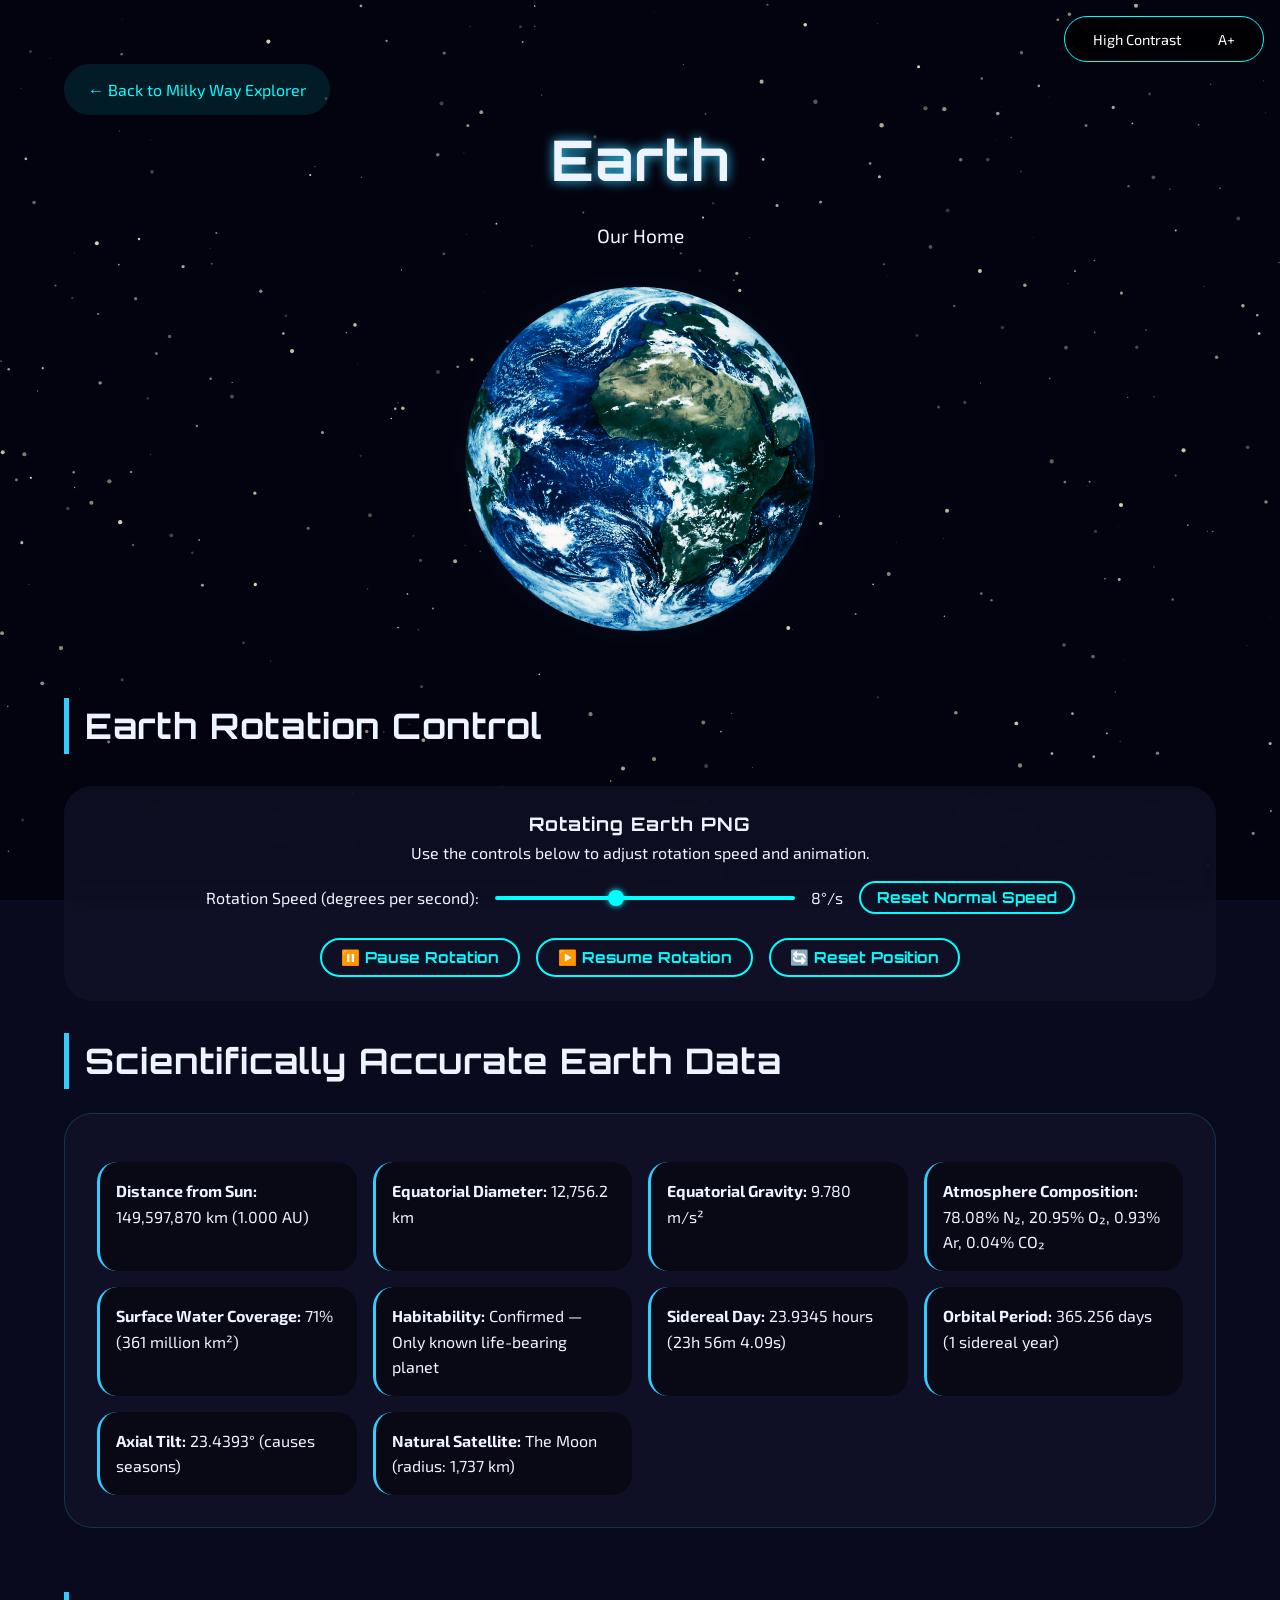
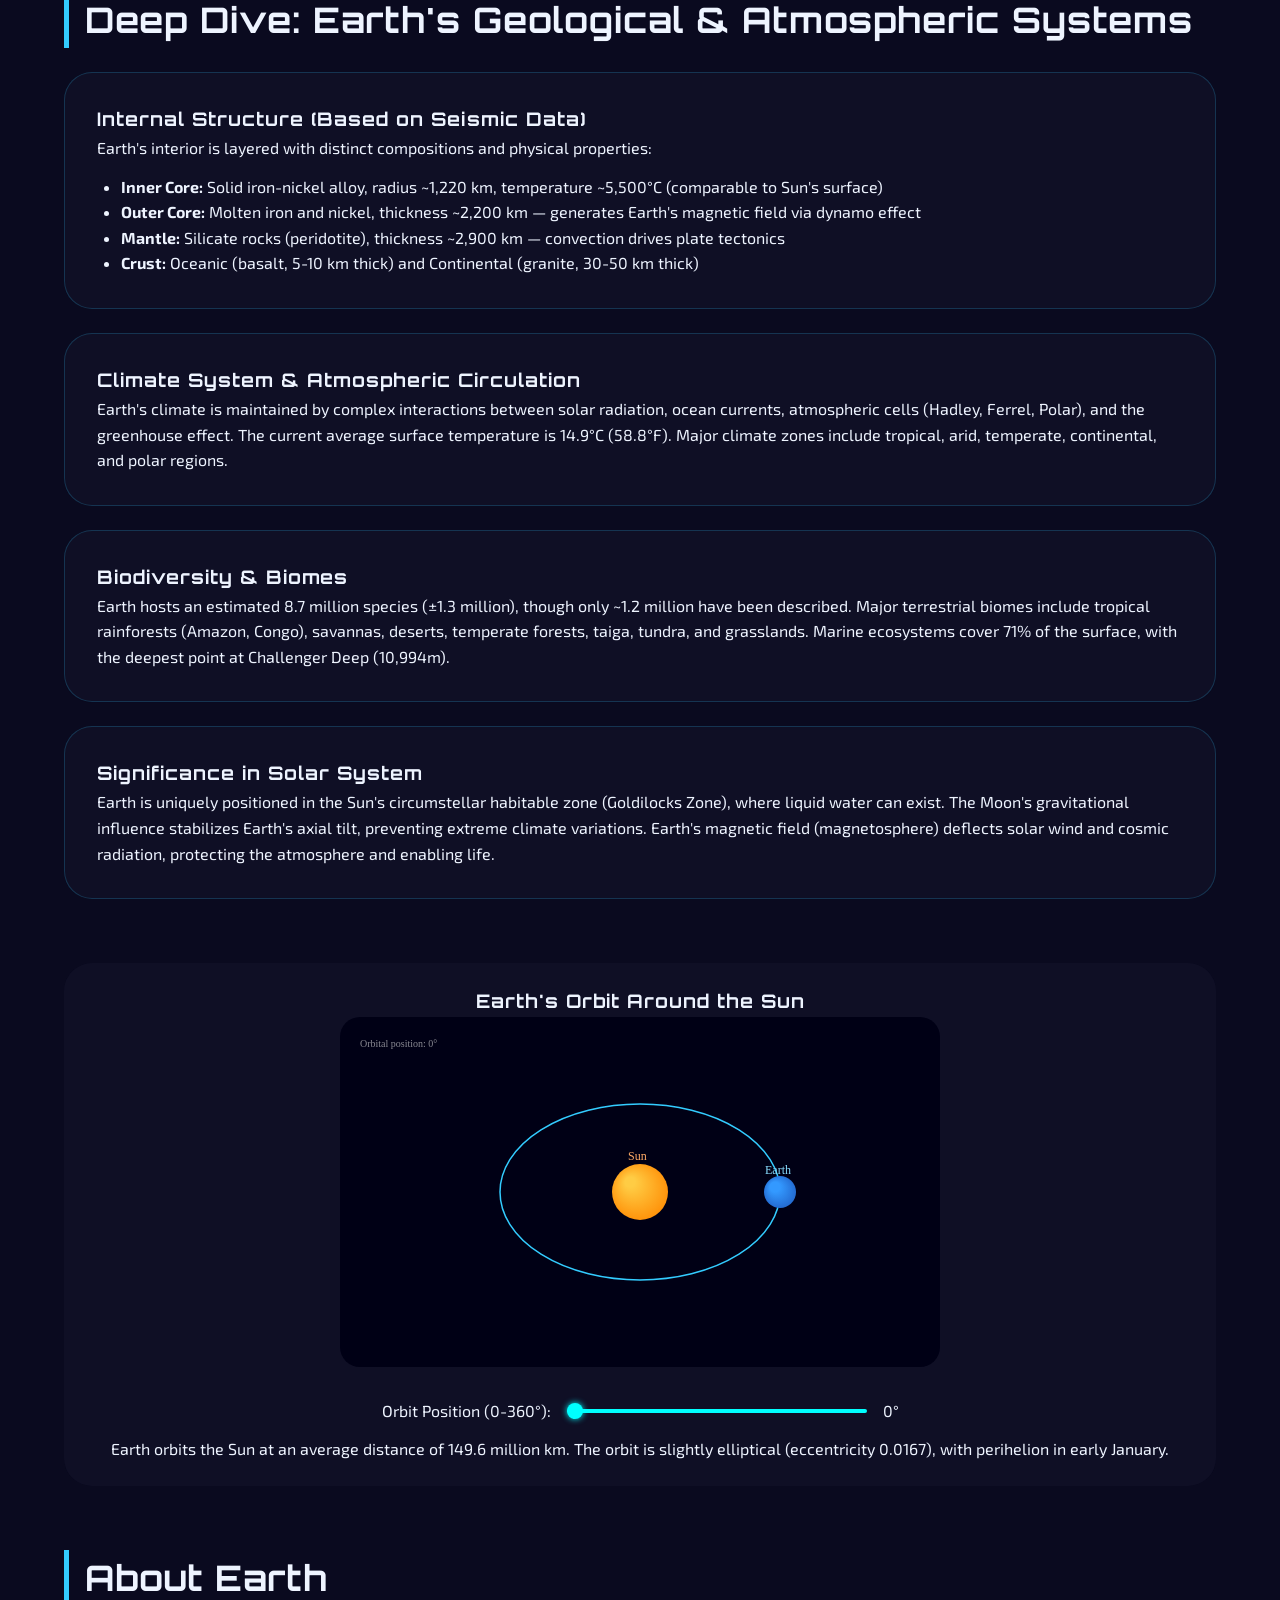
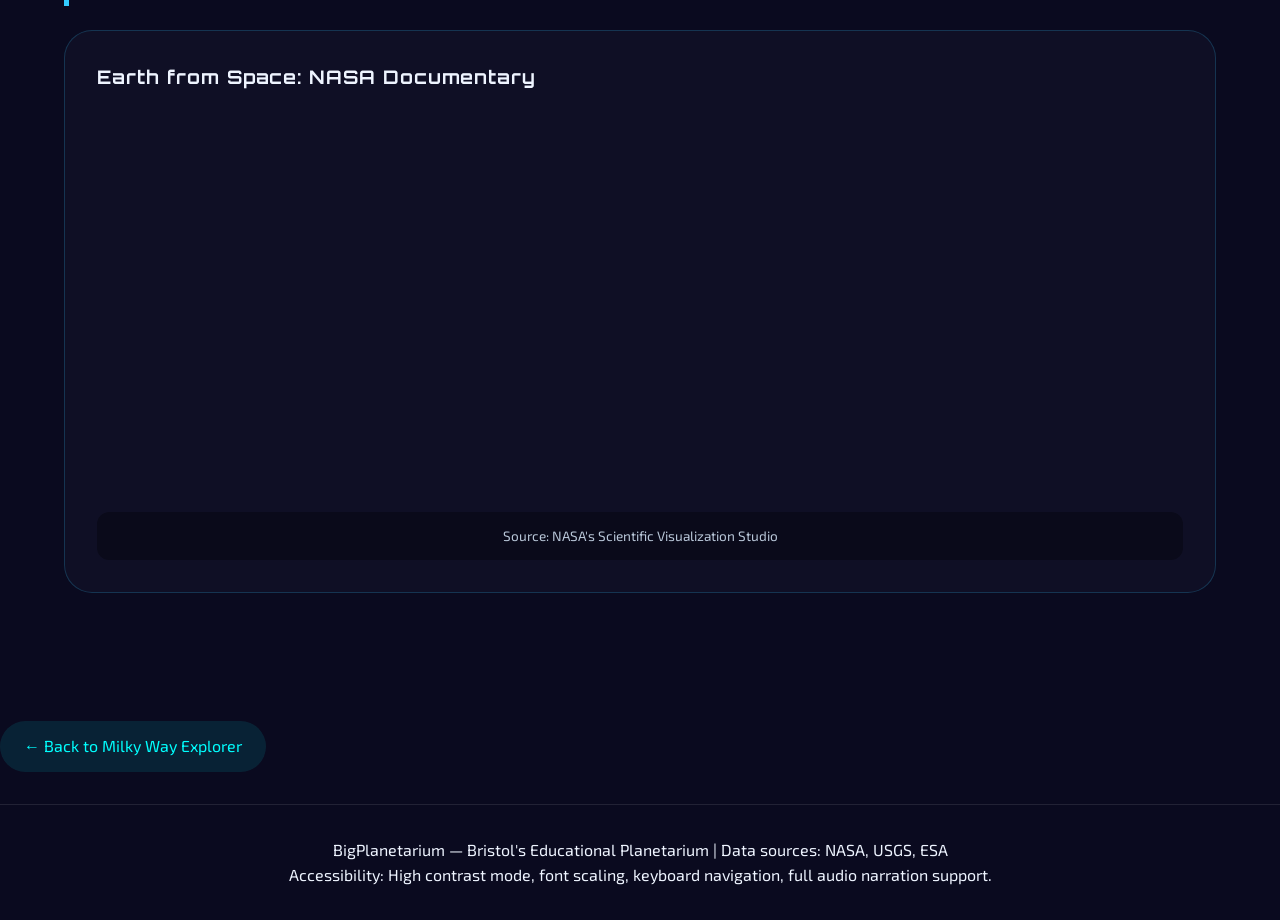
<file: earth.html>
<!DOCTYPE html>
<html lang="en">
<head>
  <meta charset="UTF-8">
  <meta name="viewport" content="width=device-width, initial-scale=1.0, user-scalable=yes">
  <title>BigPlanetarium | Earth - Our World</title>
  <meta name="description" content="Detailed exploration of Planet Earth: structure, climate, habitability, and interactive simulations from BigPlanetarium.">
  <link href="https://fonts.googleapis.com/css2?family=Orbitron:wght@400;500;600;700;800;900&family=Exo+2:ital,wght@0,300;0,400;0,500;0,600;0,700;1,400&display=swap" rel="stylesheet">
  <link rel="stylesheet" href="CSS/earth.css">
</head>
<body>

<canvas id="galaxy-canvas"></canvas>

<div class="access-toolbar" aria-label="Accessibility controls">
  <button id="highContrastBtn" aria-label="High contrast mode">High Contrast</button>
  <button id="fontSizeBtn" aria-label="Increase font size">A+</button>
</div>

<div class="container">
  <!-- Header Section of the Earth Page -->
  <section id="header">
     <a href="index.html" class="back-link">← Back to Milky Way Explorer</a>
    <h1>Earth</h1>
    <p style="text-align: center; font-size: 1.2rem; margin-bottom: 1rem;">Our Home</p>
    
    <!-- for the earth image and to make sure it rotates -->
    <div class="earth-canvas-container">
      <div class="earth-rotation-wrapper">
        <img id="earthImage" src="Images/earth.png" alt="Planet Earth - High resolution image" class="rotating-earth">
        <div class="earth-glow"></div>
      </div>
    </div>
    <section></section>
  </section>
  <!-- Rotation Simulation Controls for the contnious rotation of the image earth -->
  <section id="simulation">
    <h2>Earth Rotation Control</h2>
    
    <div class="simulation-box">
      <h3>Rotating Earth PNG</h3>
      <p>Use the controls below to adjust rotation speed and animation.</p>
      
      <div class="speed-control">
        <label for="rotationSpeed">Rotation Speed (degrees per second):</label>
        <input type="range" id="rotationSpeed" min="0" max="20" step="0.5" value="8">
        <span id="speedValue">8°/s</span>
        <button id="resetSpeed" class="btn" style="padding: 0.3rem 1rem;">Reset Normal Speed</button>
      </div>
      
      <div class="slider-control">
        <button id="pauseRotationBtn" class="btn" style="padding: 0.5rem 1.2rem;">⏸️ Pause Rotation</button>
        <button id="resumeRotationBtn" class="btn" style="padding: 0.5rem 1.2rem;">▶️ Resume Rotation</button>
        <button id="resetRotationBtn" class="btn" style="padding: 0.5rem 1.2rem;">🔄 Reset Position</button>
      </div>
    </div>
  <!-- Planet Overview -->
  <section id="overview">
    <h2>Scientifically Accurate Earth Data</h2>
    <div class="info-card">
      <div class="facts-grid">
        <div class="fact-item"><strong>Distance from Sun:</strong> 149,597,870 km (1.000 AU)</div>
        <div class="fact-item"><strong>Equatorial Diameter:</strong> 12,756.2 km</div>
        <div class="fact-item"><strong>Equatorial Gravity:</strong> 9.780 m/s²</div>
        <div class="fact-item"><strong>Atmosphere Composition:</strong> 78.08% N₂, 20.95% O₂, 0.93% Ar, 0.04% CO₂</div>
        <div class="fact-item"><strong>Surface Water Coverage:</strong> 71% (361 million km²)</div>
        <div class="fact-item"><strong>Habitability:</strong> Confirmed — Only known life-bearing planet</div>
        <div class="fact-item"><strong>Sidereal Day:</strong> 23.9345 hours (23h 56m 4.09s)</div>
        <div class="fact-item"><strong>Orbital Period:</strong> 365.256 days (1 sidereal year)</div>
        <div class="fact-item"><strong>Axial Tilt:</strong> 23.4393° (causes seasons)</div>
        <div class="fact-item"><strong>Natural Satellite:</strong> The Moon (radius: 1,737 km)</div>
      </div>
    </div>
  </section>

  <!-- Deep Dive Sections -->
  <section id="deepdive">
    <h2>Deep Dive: Earth's Geological & Atmospheric Systems</h2>
    
    <div class="info-card">
      <h3>Internal Structure (Based on Seismic Data)</h3>
      <p>Earth's interior is layered with distinct compositions and physical properties:</p>
      <ul style="margin-top: 0.8rem; margin-left: 1.5rem;">
        <li><strong>Inner Core:</strong> Solid iron-nickel alloy, radius ~1,220 km, temperature ~5,500°C (comparable to Sun's surface)</li>
        <li><strong>Outer Core:</strong> Molten iron and nickel, thickness ~2,200 km — generates Earth's magnetic field via dynamo effect</li>
        <li><strong>Mantle:</strong> Silicate rocks (peridotite), thickness ~2,900 km — convection drives plate tectonics</li>
        <li><strong>Crust:</strong> Oceanic (basalt, 5-10 km thick) and Continental (granite, 30-50 km thick)</li>
      </ul>
    </div>

    <div class="info-card">
      <h3>Climate System & Atmospheric Circulation</h3>
      <p>Earth's climate is maintained by complex interactions between solar radiation, ocean currents, 
        atmospheric cells (Hadley, Ferrel, Polar), and the greenhouse effect. The current average surface temperature is 14.9°C (58.8°F). 
        Major climate zones include tropical, arid, temperate, continental, and polar regions.</p>
    </div>

    <div class="info-card">
      <h3>Biodiversity & Biomes</h3>
      <p>Earth hosts an estimated 8.7 million species (±1.3 million), though only ~1.2 million have been described. 
        Major terrestrial biomes include tropical rainforests (Amazon, Congo), savannas, deserts, temperate forests, taiga, 
        tundra, and grasslands. Marine ecosystems cover 71% of the surface, with the deepest point at Challenger Deep (10,994m).</p>
    </div>

    <div class="info-card">
      <h3>Significance in Solar System</h3>
      <p>Earth is uniquely positioned in the Sun's circumstellar habitable zone (Goldilocks Zone),
         where liquid water can exist. The Moon's gravitational influence stabilizes Earth's axial tilt, 
         preventing extreme climate variations. Earth's magnetic field (magnetosphere) deflects solar wind and cosmic 
         radiation, protecting the atmosphere and enabling life.</p>
    </div>
  </section>

    <!-- Orbital Simulation -->
    <div class="simulation-box">
      <h3>Earth's Orbit Around the Sun</h3>
      <canvas id="orbitCanvas" width="600" height="350" style="width:100%; max-width:600px; height:auto; border-radius: 20px;"></canvas>
      <div class="slider-control">
        <label for="orbitSlider">Orbit Position (0-360°): </label>
        <input type="range" id="orbitSlider" min="0" max="360" step="1" value="0">
        <span id="angleDisplay">0°</span>
      </div>
      <p style="margin-top: 0.8rem;"> Earth orbits the Sun at an average distance of 149.6 million km. 
        The orbit is slightly elliptical (eccentricity 0.0167), with perihelion in early January.</p>
    </div>
  </section>

  <!-- Media /video about earth -->
  <section id="media">
    <h2>About Earth</h2>
    <div class="info-card">
      <h3>Earth from Space: NASA Documentary</h3>
      <iframe width="100%" height="400" src="https://www.youtube.com/embed/HCDVN7DCzYE" title="NASA Earth documentary
       - our planet from space" frameborder="0" allow="accelerometer; autoplay; clipboard-write; 
      encrypted-media; gyroscope; picture-in-picture" allowfullscreen style="border-radius: 20px;"></iframe>
      <p class="info-note" style="margin-top: 0.8rem;">Source: NASA's Scientific Visualization Studio</p>
    </div>
  </section>
      </div>
    </div>
  </section>

  <a href="index.html" class="back-link">← Back to Milky Way Explorer</a>

  <footer>
    <p>BigPlanetarium — Bristol's Educational Planetarium | Data sources: NASA, USGS, ESA</p>
    <p>Accessibility: High contrast mode, font scaling, keyboard navigation, full audio narration support.</p>
  </footer>
</div>

<script src="JAVASCRIPT/earth.js"></script>
</body>
</html>
</file>
<file: CSS/earth.css>
* {
  margin: 0;
  padding: 0;
  box-sizing: border-box;
}

:root {
  --bg-deep: #0a0a1f;
  --bg-dark: #0f0f2a;
  --card-bg: rgba(18, 18, 40, 0.75);
  --glow-primary: #0ff;
  --glow-earth: #33ccff;
  --glow-accent: #b77eff;
  --text-light: #eef4ff;
  --text-dim: #b9c7d9;
  --accent-blue: #3a86ff;
  --font-main: 'Exo 2', sans-serif;
  --font-heading: 'Orbitron', monospace;
  --transition: all 0.25s ease;
} 

body.high-contrast {
  --bg-deep: #000000;
  --bg-dark: #111111;
  --card-bg: #1e1e1e;
  --glow-primary: #ffff00;
  --glow-earth: #ffffaa;
  --text-light: #ffffff;
  --text-dim: #f0f0f0;
}

body {
  background: var(--bg-deep);
  color: var(--text-light);
  font-family: var(--font-main);
  font-size: 1rem;
  line-height: 1.6;
  transition: background 0.2s, color 0.2s;
  scroll-behavior: smooth;
}

body.large-font {
  font-size: 1.2rem;
}

body.large-font h1 {
  font-size: 2.8rem;
}

body.large-font h2 {
  font-size: 2rem;
}

#galaxy-canvas {
  position: fixed;
  top: 0;
  left: 0;
  width: 100%;
  height: 100%;
  z-index: -2;
  pointer-events: none;
  background: radial-gradient(ellipse at center, #0b2b2b 0%, #03030f 100%);
}

.container {
  max-width: 1200px;
  margin: 0 auto;
  padding: 2rem 1.5rem;
  position: relative;
  z-index: 2;
}

section {
  margin-bottom: 4rem;
  scroll-margin-top: 2rem;
}

h1, h2, h3 {
  font-family: var(--font-heading);
  letter-spacing: 1px;
}

h1 {
  font-size: 3.5rem;
  text-shadow: 0 0 12px var(--glow-earth);
  margin-bottom: 1rem;
  text-align: center;
}

h2 {
  font-size: 2.2rem;
  border-left: 5px solid var(--glow-earth);
  padding-left: 1rem;
  margin-bottom: 1.5rem;
}

.btn {
  display: inline-block;
  background: transparent;
  border: 2px solid var(--glow-primary);
  color: var(--glow-primary);
  padding: 0.7rem 1.8rem;
  font-weight: bold;
  border-radius: 40px;
  font-family: var(--font-heading);
  cursor: pointer;
  transition: var(--transition);
  text-decoration: none;
  font-size: 0.95rem;
}

.btn:hover {
  background: var(--glow-primary);
  color: #0a0a1f;
  box-shadow: 0 0 20px var(--glow-primary);
}

.info-card {
  background: var(--card-bg);
  backdrop-filter: blur(12px);
  border-radius: 28px;
  padding: 2rem;
  border: 1px solid rgba(51, 204, 255, 0.2);
  margin-bottom: 1.5rem;
}

.facts-grid {
  display: grid;
  grid-template-columns: repeat(auto-fit, minmax(250px, 1fr));
  gap: 1rem;
  margin-top: 1rem;
}

.fact-item {
  background: rgba(0, 0, 0, 0.4);
  padding: 1rem;
  border-radius: 20px;
  border-left: 3px solid var(--glow-earth);
}

.simulation-box {
  background: var(--card-bg);
  backdrop-filter: blur(12px);
  border-radius: 28px;
  padding: 1.5rem;
  margin: 2rem 0;
  text-align: center;
}

/* Earth PNG Rotation Container */
.earth-canvas-container {
  display: flex;
  justify-content: center;
  align-items: center;
  margin: 2rem 0;
  perspective: 1000px;
}

.earth-rotation-wrapper {
  position: relative;
  width: 350px;
  height: 350px;
  display: flex;
  justify-content: center;
  align-items: center;
}

.rotating-earth {
  width: 100%;
  height: 100%;
  object-fit: contain;
  border-radius: 50%;
  transition: box-shadow 0.3s ease;
  position: relative;
  z-index: 2;
}

.earth-glow {
  position: absolute;
  top: -20px;
  left: -20px;
  right: -20px;
  bottom: -20px;
  border-radius: 50%;
  background: radial-gradient(circle, rgba(51, 204, 255, 0.2) 0%, rgba(51, 204, 255, 0) 70%);
  z-index: 1;
  transition: all 0.3s ease;
  pointer-events: none;
}

.earth-rotation-wrapper:hover .earth-glow {
  background: radial-gradient(circle, rgba(51, 204, 255, 0.5) 0%, rgba(51, 204, 255, 0) 70%);
  transform: scale(1.05);
}

.earth-rotation-wrapper:hover .rotating-earth {
  filter: brightness(1.1) contrast(1.05);
}

.slider-control {
  margin-top: 1.5rem;
  display: flex;
  gap: 1rem;
  align-items: center;
  flex-wrap: wrap;
  justify-content: center;
}

.speed-control {
  display: flex;
  gap: 1rem;
  justify-content: center;
  align-items: center;
  margin-top: 1rem;
  margin-bottom: 1rem;
  flex-wrap: wrap;
}

input[type="range"] 
{
  flex: 1;
  min-width: 200px;
  max-width: 300px;
  height: 4px;
  border-radius: 5px;
  background: var(--glow-primary);
  outline: none;
  appearance: none;
  -webkit-appearance: none;
}

input[type="range"]::-webkit-slider-thumb 
{

  -webkit-appearance: none;
  width: 16px;
  height: 16px;
  border-radius: 50%;
  background: var(--glow-primary);
  cursor: pointer;
  box-shadow: 0 0 6px var(--glow-primary);
}

.access-toolbar {
  position: fixed;
  top: 1rem;
  right: 1rem;
  background: rgba(0, 0, 0, 0.7);
  backdrop-filter: blur(8px);
  padding: 0.6rem 1rem;
  border-radius: 40px;
  display: flex;
  gap: 0.8rem;
  z-index: 100;
  border: 1px solid var(--glow-primary);
  flex-wrap: wrap;
}

.access-toolbar button {
  background: none;
  border: none;
  color: white;
  font-size: 0.9rem;
  cursor: pointer;
  padding: 4px 12px;
  border-radius: 30px;
  transition: 0.2s;
  font-family: var(--font-main);
}

.access-toolbar button:hover {
  background: var(--glow-primary);
  color: black;
}

.back-link {
  display: inline-block;
  margin-top: 2rem;
  padding: 0.8rem 1.5rem;
  background: rgba(0, 255, 255, 0.1);
  border-radius: 40px;
  text-decoration: none;
  color: var(--glow-primary);
  transition: var(--transition);
}

.back-link:hover {
  background: var(--glow-primary);
  color: #0a0a1f;
}

footer {
  text-align: center;
  padding: 2rem;
  border-top: 1px solid rgba(255, 255, 255, 0.1);
  margin-top: 2rem;
}

.info-note {
  font-size: 0.85rem;
  color: var(--text-dim);
  margin-top: 1rem;
  text-align: center;
  background: rgba(0, 0, 0, 0.3);
  padding: 0.8rem;
  border-radius: 12px;
}

@media (max-width: 700px) {
  h1 {
    font-size: 2.2rem;
  }
  
  h2 {
    font-size: 1.6rem;
  }
  
  .earth-rotation-wrapper {
    width: 250px;
    height: 250px;
  }
  
  .access-toolbar {
    top: auto;
    bottom: 1rem;
    right: 1rem;
    left: 1rem;
    justify-content: center;
  }
}
</file>
